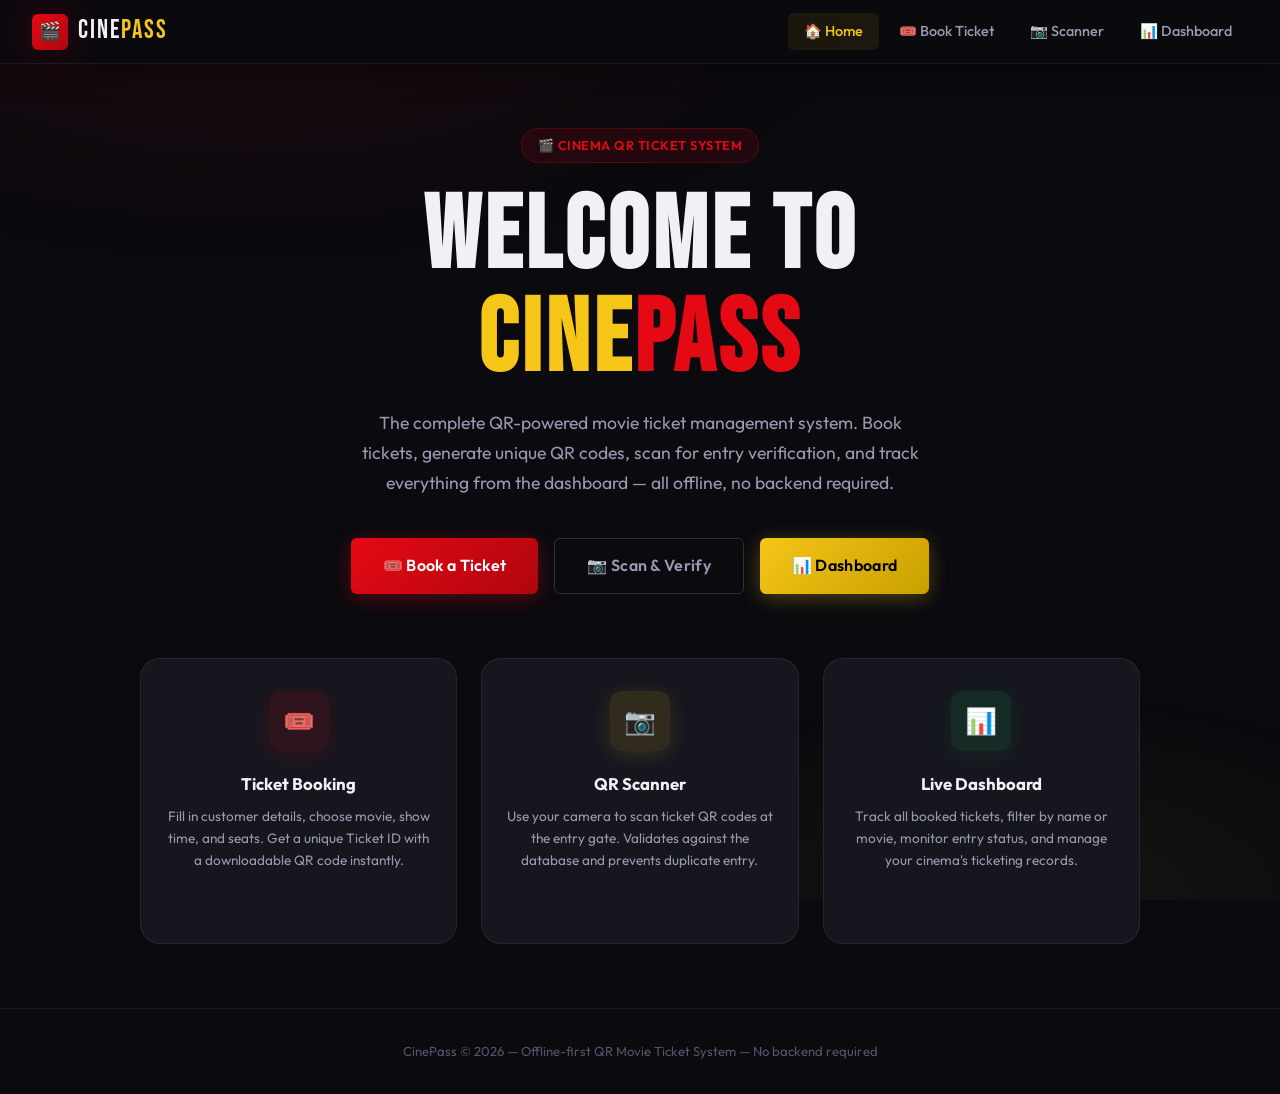
<file: index.html>
﻿<!DOCTYPE html>
<html lang="en">
<head>
  <meta charset="UTF-8"/>
  <meta name="viewport" content="width=device-width,initial-scale=1.0"/>
  <title>CinePass — QR Movie Ticket System</title>
  <meta name="description" content="CinePass: Book movie tickets, generate QR codes, scan for entry, and manage the dashboard. A fully offline cinema ticket management system."/>
  <link rel="stylesheet" href="style.css"/>
</head>
<body>
  <div id="navbar-placeholder"></div>

  <div class="hero" style="position:relative;z-index:1;">
    <div class="hero-badge">🎬 Cinema QR Ticket System</div>
    <h1>
      WELCOME TO<br>
      <span class="accent">CINE</span><span class="red">PASS</span>
    </h1>
    <p>
      The complete QR-powered movie ticket management system. Book tickets, generate unique QR codes, scan for entry verification, and track everything from the dashboard — all offline, no backend required.
    </p>
    <div class="hero-actions">
      <a href="booking.html" class="btn btn-primary btn-lg">🎟️ Book a Ticket</a>
      <a href="scanner.html" class="btn btn-outline btn-lg">📷 Scan &amp; Verify</a>
      <a href="dashboard.html" class="btn btn-gold btn-lg">📊 Dashboard</a>
    </div>

    <div class="feature-cards">
      <a href="booking.html" class="feature-card">
        <div class="feature-card-icon red">🎟️</div>
        <h3>Ticket Booking</h3>
        <p>Fill in customer details, choose movie, show time, and seats. Get a unique Ticket ID with a downloadable QR code instantly.</p>
      </a>
      <a href="scanner.html" class="feature-card">
        <div class="feature-card-icon gold">📷</div>
        <h3>QR Scanner</h3>
        <p>Use your camera to scan ticket QR codes at the entry gate. Validates against the database and prevents duplicate entry.</p>
      </a>
      <a href="dashboard.html" class="feature-card">
        <div class="feature-card-icon green">📊</div>
        <h3>Live Dashboard</h3>
        <p>Track all booked tickets, filter by name or movie, monitor entry status, and manage your cinema's ticketing records.</p>
      </a>
    </div>
  </div>

  <!-- Footer -->
  <footer style="position:relative;z-index:1;text-align:center;padding:2rem;border-top:1px solid var(--border-subtle);color:var(--text-muted);font-size:0.82rem;">
    CinePass &copy; 2026 &mdash; Offline-first QR Movie Ticket System &mdash; No backend required
  </footer>

  <script src="script.js"></script>
</body>
</html>
</file>
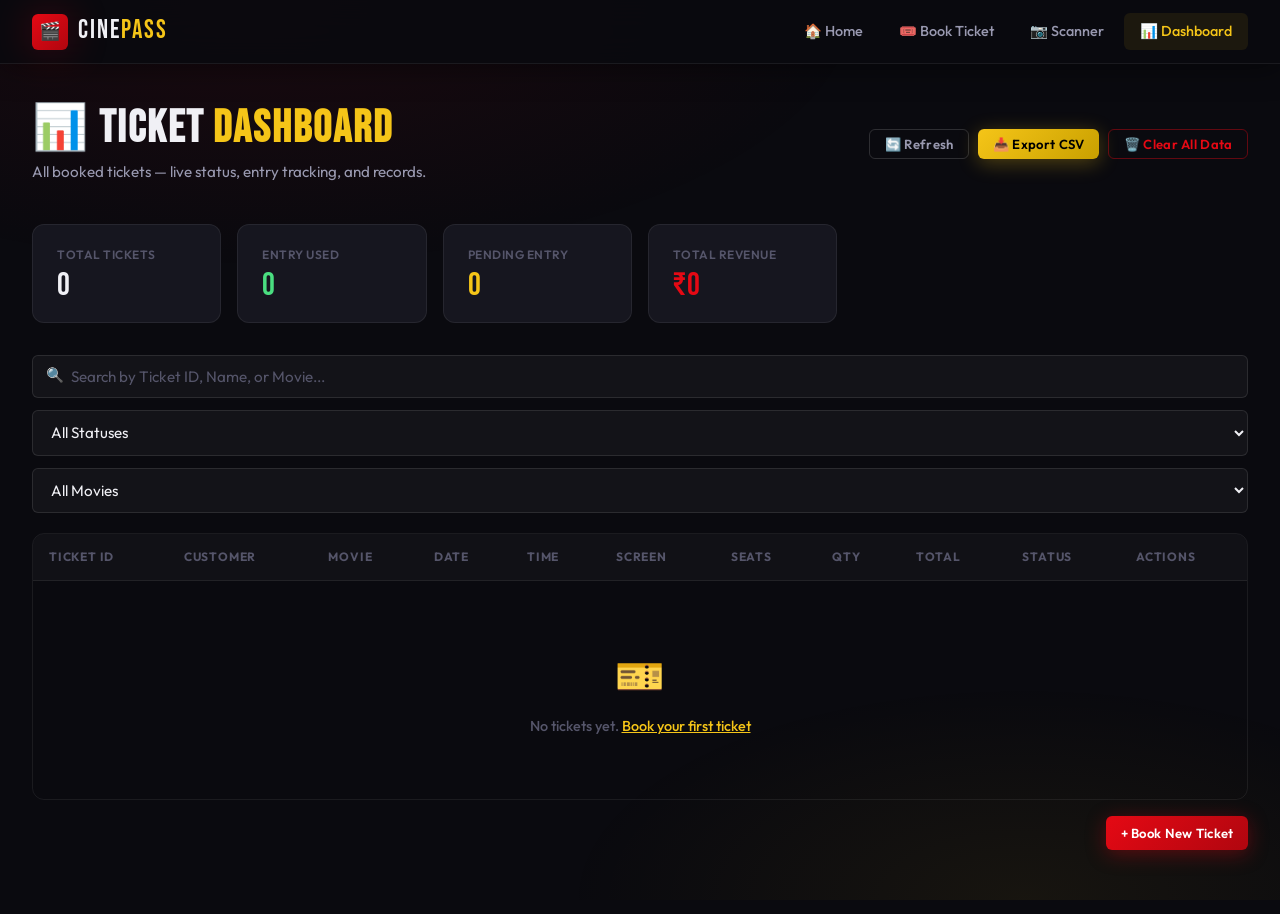
<file: dashboard.html>
﻿<!DOCTYPE html>
<html lang="en">
<head>
  <meta charset="UTF-8"/>
  <meta name="viewport" content="width=device-width,initial-scale=1.0"/>
  <title>Dashboard — CinePass</title>
  <meta name="description" content="Manage and track all movie tickets — status, entry, revenue, and filtering."/>
  <link rel="stylesheet" href="style.css"/>
  <style>
    .ticket-row-id { font-family: monospace; font-size: 0.8rem; color: var(--text-muted); }
    .action-cell { display: flex; gap: 0.4rem; flex-wrap: wrap; }
  </style>
</head>
<body>
  <div id="navbar-placeholder"></div>
  <div class="page-wrapper">
    <div class="page-header flex items-center justify-between" style="flex-wrap:wrap;gap:1rem;">
      <div>
        <h1>📊 Ticket <span>Dashboard</span></h1>
        <p>All booked tickets — live status, entry tracking, and records.</p>
      </div>
      <div style="display:flex;gap:0.6rem;flex-wrap:wrap;">
        <button class="btn btn-outline btn-sm" id="refresh-btn">🔄 Refresh</button>
        <button class="btn btn-gold btn-sm" id="export-btn">📥 Export CSV</button>
        <button class="btn btn-danger btn-sm" id="clear-all-btn">🗑️ Clear All Data</button>
      </div>
    </div>
    <div class="stats-grid">
      <div class="stat-card"><div class="stat-label">Total Tickets</div><div class="stat-value white" id="stat-total">0</div></div>
      <div class="stat-card"><div class="stat-label">Entry Used</div><div class="stat-value green" id="stat-used">0</div></div>
      <div class="stat-card"><div class="stat-label">Pending Entry</div><div class="stat-value gold" id="stat-pending">0</div></div>
      <div class="stat-card"><div class="stat-label">Total Revenue</div><div class="stat-value red" id="stat-revenue">Rs.0</div></div>
    </div>
    <div class="filter-bar">
      <div class="search-wrapper">
        <span class="search-icon">🔍</span>
        <input type="text" id="search-input" placeholder="Search by Ticket ID, Name, or Movie..." autocomplete="off"/>
      </div>
      <select id="status-filter" style="min-width:160px;">
        <option value="">All Statuses</option>
        <option value="unused">Pending Entry</option>
        <option value="used">Used (Entered)</option>
      </select>
      <select id="movie-filter" style="min-width:160px;">
        <option value="">All Movies</option>
      </select>
    </div>
    <div class="table-wrapper">
      <table id="tickets-table">
        <thead>
          <tr>
            <th>Ticket ID</th><th>Customer</th><th>Movie</th><th>Date</th>
            <th>Time</th><th>Screen</th><th>Seats</th><th>Qty</th>
            <th>Total</th><th>Status</th><th>Actions</th>
          </tr>
        </thead>
        <tbody id="tickets-tbody">
          <tr><td colspan="11"><div class="table-empty"><div class="empty-icon">🎫</div><p>No tickets yet. <a href="booking.html" style="color:var(--gold-primary);">Book your first ticket</a></p></div></td></tr>
        </tbody>
      </table>
    </div>
    <div style="margin-top:1rem;display:flex;align-items:center;justify-content:space-between;flex-wrap:wrap;gap:0.5rem;">
      <div id="table-info" style="font-size:0.82rem;color:var(--text-muted);"></div>
      <a href="booking.html" class="btn btn-primary btn-sm">+ Book New Ticket</a>
    </div>
  </div>
  <div class="modal-overlay" id="detail-modal">
    <div class="modal" style="max-width:600px;">
      <div class="modal-header">
        <span class="modal-title">🎫 Ticket Details</span>
        <button class="modal-close" id="detail-modal-close">X</button>
      </div>
      <div id="detail-modal-body"></div>
      <div class="divider"></div>
      <div style="display:flex;gap:0.6rem;justify-content:flex-end;flex-wrap:wrap;" id="detail-modal-actions"></div>
    </div>
  </div>
  <script src="script.js"></script>
  <script src="dashboard_logic.js"></script>
</body>
</html>
</file>
<file: style.css>
﻿/* CinePass - Shared Stylesheet | Cinema Dark Theme: Black/Red/Gold */
@import url('https://fonts.googleapis.com/css2?family=Outfit:wght@300;400;500;600;700;800&family=Bebas+Neue&display=swap');

:root {
  --bg-primary:#0a0a0f;--bg-secondary:#111118;--bg-card:#16161f;--bg-card-hover:#1e1e2a;
  --red-primary:#e50914;--red-dark:#b0060f;--red-glow:rgba(229,9,20,0.35);
  --gold-primary:#f5c518;--gold-dark:#c9a000;--gold-glow:rgba(245,197,24,0.3);
  --text-primary:#f0f0f5;--text-secondary:#9999b0;--text-muted:#55556a;
  --border-subtle:rgba(255,255,255,0.07);--border-accent:rgba(245,197,24,0.25);
  --radius-sm:6px;--radius-md:12px;--radius-lg:20px;--radius-xl:28px;
  --shadow-card:0 4px 32px rgba(0,0,0,0.55);
  --shadow-glow-red:0 0 40px rgba(229,9,20,0.25);--shadow-glow-gold:0 0 40px rgba(245,197,24,0.2);
  --transition:0.22s cubic-bezier(0.4,0,0.2,1);
}
*,*::before,*::after{box-sizing:border-box;margin:0;padding:0;}
html{scroll-behavior:smooth;}
body{font-family:'Outfit',system-ui,sans-serif;background:var(--bg-primary);color:var(--text-primary);min-height:100vh;line-height:1.6;overflow-x:hidden;}
body::before{content:'';position:fixed;inset:0;background-image:radial-gradient(ellipse 80% 50% at 20% 0%,rgba(229,9,20,0.08) 0%,transparent 60%),radial-gradient(ellipse 60% 40% at 80% 100%,rgba(245,197,24,0.06) 0%,transparent 60%);pointer-events:none;z-index:0;}
::-webkit-scrollbar{width:6px;}::-webkit-scrollbar-track{background:var(--bg-secondary);}::-webkit-scrollbar-thumb{background:var(--red-primary);border-radius:3px;}

/* NAVBAR */
.navbar{position:sticky;top:0;z-index:1000;display:flex;align-items:center;justify-content:space-between;padding:0 2rem;height:64px;background:rgba(10,10,15,0.88);backdrop-filter:blur(20px);border-bottom:1px solid var(--border-subtle);box-shadow:0 2px 30px rgba(0,0,0,0.5);}
.navbar-brand{display:flex;align-items:center;gap:0.6rem;text-decoration:none;}
.navbar-brand .logo-icon{width:36px;height:36px;background:linear-gradient(135deg,var(--red-primary),var(--red-dark));border-radius:var(--radius-sm);display:flex;align-items:center;justify-content:center;font-size:1.1rem;box-shadow:var(--shadow-glow-red);}
.navbar-brand .brand-name{font-family:'Bebas Neue',sans-serif;font-size:1.6rem;letter-spacing:2px;color:var(--text-primary);}
.navbar-brand .brand-name span{color:var(--gold-primary);}
.navbar-nav{display:flex;align-items:center;gap:0.25rem;list-style:none;}
.navbar-nav a{display:flex;align-items:center;gap:0.4rem;padding:0.45rem 1rem;border-radius:var(--radius-sm);text-decoration:none;color:var(--text-secondary);font-weight:500;font-size:0.9rem;transition:color var(--transition),background var(--transition);}
.navbar-nav a:hover,.navbar-nav a.active{color:var(--text-primary);background:rgba(255,255,255,0.06);}
.navbar-nav a.active{color:var(--gold-primary);background:rgba(245,197,24,0.08);}
.hamburger{display:none;flex-direction:column;gap:5px;cursor:pointer;padding:4px;background:none;border:none;}
.hamburger span{display:block;width:24px;height:2px;background:var(--text-primary);border-radius:2px;transition:var(--transition);}

/* PAGE */
.page-wrapper{position:relative;z-index:1;max-width:1280px;margin:0 auto;padding:2.5rem 2rem 4rem;}
.page-header{margin-bottom:2.5rem;}
.page-header h1{font-family:'Bebas Neue',sans-serif;font-size:clamp(1.8rem,4vw,2.8rem);letter-spacing:2px;line-height:1.1;margin-bottom:0.4rem;}
.page-header h1 span{color:var(--gold-primary);}
.page-header p{color:var(--text-secondary);font-size:0.95rem;}

/* CARDS */
.card{background:var(--bg-card);border:1px solid var(--border-subtle);border-radius:var(--radius-lg);padding:2rem;box-shadow:var(--shadow-card);transition:border-color var(--transition),box-shadow var(--transition);}
.card:hover{border-color:var(--border-accent);}
.card-title{font-size:1.05rem;font-weight:700;margin-bottom:1.5rem;display:flex;align-items:center;gap:0.5rem;}

/* FORMS */
.form-grid{display:grid;grid-template-columns:repeat(auto-fill,minmax(280px,1fr));gap:1.25rem;}
.form-group{display:flex;flex-direction:column;gap:0.45rem;}
.form-group.span-2{grid-column:span 2;}
.form-group.span-full{grid-column:1/-1;}
label{font-size:0.8rem;font-weight:600;letter-spacing:0.5px;text-transform:uppercase;color:var(--text-secondary);}
label .required{color:var(--red-primary);margin-left:2px;}
input[type="text"],input[type="email"],input[type="tel"],input[type="number"],input[type="date"],input[type="time"],select,textarea{background:rgba(255,255,255,0.04);border:1px solid rgba(255,255,255,0.1);border-radius:var(--radius-sm);padding:0.7rem 0.9rem;color:var(--text-primary);font-family:'Outfit',sans-serif;font-size:0.95rem;width:100%;outline:none;transition:border-color var(--transition),box-shadow var(--transition),background var(--transition);}
input:focus,select:focus,textarea:focus{border-color:var(--gold-primary);background:rgba(245,197,24,0.04);box-shadow:0 0 0 3px rgba(245,197,24,0.12);}
input::placeholder,textarea::placeholder{color:var(--text-muted);}
select option{background:var(--bg-card);color:var(--text-primary);}
.input-hint{font-size:0.75rem;color:var(--text-muted);}
.price-display{display:flex;align-items:center;gap:0.5rem;background:rgba(245,197,24,0.06);border:1px solid rgba(245,197,24,0.2);border-radius:var(--radius-sm);padding:0.7rem 0.9rem;font-size:1.1rem;font-weight:700;color:var(--gold-primary);}

/* BUTTONS */
.btn{display:inline-flex;align-items:center;justify-content:center;gap:0.45rem;padding:0.7rem 1.5rem;border-radius:var(--radius-sm);font-family:'Outfit',sans-serif;font-weight:600;font-size:0.9rem;cursor:pointer;border:none;transition:all var(--transition);text-decoration:none;letter-spacing:0.3px;white-space:nowrap;}
.btn-primary{background:linear-gradient(135deg,var(--red-primary),var(--red-dark));color:#fff;box-shadow:0 4px 20px rgba(229,9,20,0.35);}
.btn-primary:hover{transform:translateY(-2px);box-shadow:0 8px 30px rgba(229,9,20,0.5);}
.btn-gold{background:linear-gradient(135deg,var(--gold-primary),var(--gold-dark));color:#000;box-shadow:0 4px 20px rgba(245,197,24,0.3);}
.btn-gold:hover{transform:translateY(-2px);box-shadow:0 8px 30px rgba(245,197,24,0.45);}
.btn-outline{background:transparent;border:1px solid rgba(255,255,255,0.15);color:var(--text-secondary);}
.btn-outline:hover{border-color:rgba(255,255,255,0.35);color:var(--text-primary);background:rgba(255,255,255,0.04);}
.btn-danger{background:transparent;border:1px solid rgba(229,9,20,0.4);color:var(--red-primary);}
.btn-danger:hover{background:rgba(229,9,20,0.1);border-color:var(--red-primary);}
.btn-sm{padding:0.4rem 0.9rem;font-size:0.82rem;}
.btn-lg{padding:0.9rem 2rem;font-size:1rem;}
.btn-full{width:100%;}
.btn:disabled{opacity:0.45;cursor:not-allowed;transform:none!important;}

/* BADGES */
.badge{display:inline-flex;align-items:center;gap:0.3rem;padding:0.25rem 0.65rem;border-radius:999px;font-size:0.75rem;font-weight:600;letter-spacing:0.3px;}
.badge-success{background:rgba(34,197,94,0.12);color:#4ade80;border:1px solid rgba(34,197,94,0.25);}
.badge-danger{background:rgba(229,9,20,0.12);color:#f87171;border:1px solid rgba(229,9,20,0.25);}
.badge-warning{background:rgba(245,197,24,0.12);color:var(--gold-primary);border:1px solid rgba(245,197,24,0.25);}
.badge-muted{background:rgba(255,255,255,0.06);color:var(--text-secondary);border:1px solid var(--border-subtle);}

/* TABLE */
.table-wrapper{overflow-x:auto;border-radius:var(--radius-md);border:1px solid var(--border-subtle);}
table{width:100%;border-collapse:collapse;font-size:0.88rem;}
thead th{padding:0.85rem 1rem;text-align:left;font-size:0.75rem;font-weight:700;letter-spacing:0.8px;text-transform:uppercase;color:var(--text-muted);background:rgba(255,255,255,0.03);border-bottom:1px solid var(--border-subtle);white-space:nowrap;}
tbody tr{border-bottom:1px solid var(--border-subtle);transition:background var(--transition);}
tbody tr:last-child{border-bottom:none;}
tbody tr:hover{background:rgba(255,255,255,0.03);}
tbody td{padding:0.85rem 1rem;color:var(--text-secondary);vertical-align:middle;}
tbody td:first-child{color:var(--text-primary);font-weight:500;}
.table-empty{text-align:center;padding:3rem 1rem;color:var(--text-muted);}
.table-empty .empty-icon{font-size:2.5rem;margin-bottom:0.5rem;}
.table-empty p{font-size:0.9rem;}

/* TOAST */
#toast-container{position:fixed;bottom:1.5rem;right:1.5rem;z-index:9999;display:flex;flex-direction:column;gap:0.6rem;}
.toast{display:flex;align-items:center;gap:0.7rem;padding:0.85rem 1.2rem;border-radius:var(--radius-md);background:var(--bg-card);border:1px solid var(--border-subtle);box-shadow:0 8px 32px rgba(0,0,0,0.5);font-size:0.88rem;font-weight:500;min-width:240px;max-width:380px;animation:slideInRight 0.3s ease forwards;}
.toast.hide{animation:slideOutRight 0.3s ease forwards;}
.toast-success{border-left:3px solid #4ade80;}
.toast-error{border-left:3px solid var(--red-primary);}
.toast-info{border-left:3px solid var(--gold-primary);}
@keyframes slideInRight{from{opacity:0;transform:translateX(40px);}to{opacity:1;transform:translateX(0);}}
@keyframes slideOutRight{from{opacity:1;transform:translateX(0);}to{opacity:0;transform:translateX(40px);}}

/* MODAL */
.modal-overlay{position:fixed;inset:0;background:rgba(0,0,0,0.75);backdrop-filter:blur(8px);z-index:5000;display:flex;align-items:center;justify-content:center;padding:1rem;opacity:0;visibility:hidden;transition:opacity 0.25s ease,visibility 0.25s ease;}
.modal-overlay.open{opacity:1;visibility:visible;}
.modal{background:var(--bg-card);border:1px solid var(--border-subtle);border-radius:var(--radius-xl);padding:2rem;max-width:540px;width:100%;box-shadow:0 24px 80px rgba(0,0,0,0.6);transform:scale(0.92) translateY(16px);transition:transform 0.25s cubic-bezier(0.34,1.56,0.64,1);}
.modal-overlay.open .modal{transform:scale(1) translateY(0);}
.modal-header{display:flex;align-items:center;justify-content:space-between;margin-bottom:1.5rem;}
.modal-title{font-size:1.15rem;font-weight:700;}
.modal-close{width:32px;height:32px;display:flex;align-items:center;justify-content:center;border-radius:var(--radius-sm);background:rgba(255,255,255,0.06);border:none;color:var(--text-secondary);cursor:pointer;font-size:1.1rem;transition:background var(--transition),color var(--transition);}
.modal-close:hover{background:rgba(229,9,20,0.12);color:var(--red-primary);}

/* QR */
.qr-container{display:flex;flex-direction:column;align-items:center;gap:1.2rem;padding:2rem;background:rgba(255,255,255,0.02);border:1px dashed var(--border-accent);border-radius:var(--radius-lg);}
.qr-canvas-wrapper{padding:1rem;background:#fff;border-radius:var(--radius-md);box-shadow:0 8px 40px rgba(245,197,24,0.2);display:inline-block;}
.qr-canvas-wrapper canvas,.qr-canvas-wrapper img{display:block;border-radius:4px;}
.qr-ticket-id{font-family:'Bebas Neue',monospace;font-size:1.05rem;letter-spacing:2px;color:var(--gold-primary);}

/* SCAN RESULT */
.scan-result-card{border-radius:var(--radius-lg);overflow:hidden;box-shadow:var(--shadow-card);animation:fadeSlideUp 0.4s ease forwards;}
@keyframes fadeSlideUp{from{opacity:0;transform:translateY(20px);}to{opacity:1;transform:translateY(0);}}
.scan-result-header{padding:1.5rem 2rem;display:flex;align-items:center;gap:1rem;}
.scan-result-header.valid{background:linear-gradient(135deg,rgba(34,197,94,0.15),rgba(34,197,94,0.05));border-bottom:1px solid rgba(34,197,94,0.2);}
.scan-result-header.invalid{background:linear-gradient(135deg,rgba(229,9,20,0.15),rgba(229,9,20,0.05));border-bottom:1px solid rgba(229,9,20,0.2);}
.scan-result-header.used{background:linear-gradient(135deg,rgba(245,197,24,0.15),rgba(245,197,24,0.05));border-bottom:1px solid rgba(245,197,24,0.2);}
.scan-result-icon{font-size:2.2rem;line-height:1;}
.scan-result-status{font-size:1.1rem;font-weight:700;}
.scan-result-sub{font-size:0.85rem;color:var(--text-secondary);margin-top:0.1rem;}
.scan-result-body{background:var(--bg-card);padding:1.5rem 2rem;border:1px solid var(--border-subtle);border-top:none;border-radius:0 0 var(--radius-lg) var(--radius-lg);}
.ticket-detail-grid{display:grid;grid-template-columns:repeat(auto-fill,minmax(180px,1fr));gap:1rem;}
.ticket-detail-item{display:flex;flex-direction:column;gap:0.2rem;}
.ticket-detail-label{font-size:0.72rem;font-weight:600;letter-spacing:0.5px;text-transform:uppercase;color:var(--text-muted);}
.ticket-detail-value{font-size:0.92rem;font-weight:500;color:var(--text-primary);}

/* SCANNER */
.scanner-box{background:#000;border-radius:var(--radius-lg);overflow:hidden;position:relative;border:2px solid var(--border-subtle);min-height:320px;display:flex;align-items:center;justify-content:center;}
.scanner-box #reader{width:100%!important;}
.scanner-box #reader video{width:100%!important;border-radius:var(--radius-md);}
#reader__scan_region{border:none!important;}
#reader__dashboard_section_csr{display:none!important;}
#reader__dashboard_section_swaplink{display:none!important;}
.scan-corner{position:absolute;width:180px;height:180px;border:3px solid var(--red-primary);box-shadow:0 0 20px var(--red-glow);}
@keyframes scanLine{0%{transform:translateY(-80px);opacity:0.9;}50%{opacity:0.6;}100%{transform:translateY(80px);opacity:0.9;}}
.scan-line{position:absolute;width:160px;height:2px;background:linear-gradient(90deg,transparent,var(--red-primary),transparent);box-shadow:0 0 8px var(--red-primary);animation:scanLine 2s ease-in-out infinite alternate;}

/* STATS */
.stats-grid{display:grid;grid-template-columns:repeat(auto-fill,minmax(180px,1fr));gap:1rem;margin-bottom:2rem;}
.stat-card{background:var(--bg-card);border:1px solid var(--border-subtle);border-radius:var(--radius-md);padding:1.25rem 1.5rem;display:flex;flex-direction:column;gap:0.35rem;transition:border-color var(--transition),transform var(--transition);}
.stat-card:hover{border-color:var(--border-accent);transform:translateY(-2px);}
.stat-label{font-size:0.75rem;font-weight:600;letter-spacing:0.5px;text-transform:uppercase;color:var(--text-muted);}
.stat-value{font-family:'Bebas Neue',sans-serif;font-size:2rem;letter-spacing:1px;line-height:1;}
.stat-value.red{color:var(--red-primary);}.stat-value.gold{color:var(--gold-primary);}.stat-value.green{color:#4ade80;}.stat-value.white{color:var(--text-primary);}

/* FILTER */
.filter-bar{display:flex;align-items:center;gap:0.75rem;flex-wrap:wrap;margin-bottom:1.25rem;}
.search-wrapper{flex:1;min-width:220px;position:relative;}
.search-wrapper .search-icon{position:absolute;left:0.85rem;top:50%;transform:translateY(-50%);color:var(--text-muted);font-size:0.9rem;pointer-events:none;}
.search-wrapper input{padding-left:2.4rem;}

/* HERO */
.hero{min-height:calc(100vh - 64px);display:flex;flex-direction:column;align-items:center;justify-content:center;text-align:center;padding:4rem 2rem;}
.hero-badge{display:inline-flex;align-items:center;gap:0.5rem;padding:0.4rem 1rem;background:rgba(229,9,20,0.1);border:1px solid rgba(229,9,20,0.25);border-radius:999px;font-size:0.8rem;font-weight:600;color:var(--red-primary);letter-spacing:0.5px;margin-bottom:1.5rem;text-transform:uppercase;}
.hero h1{font-family:'Bebas Neue',sans-serif;font-size:clamp(3rem,8vw,7rem);letter-spacing:4px;line-height:1;margin-bottom:1rem;}
.hero h1 .accent{color:var(--gold-primary);}.hero h1 .red{color:var(--red-primary);}
.hero p{font-size:1.1rem;color:var(--text-secondary);max-width:560px;margin:0 auto 2.5rem;line-height:1.7;}
.hero-actions{display:flex;gap:1rem;flex-wrap:wrap;justify-content:center;}
.feature-cards{display:grid;grid-template-columns:repeat(auto-fit,minmax(250px,1fr));gap:1.5rem;max-width:1000px;width:100%;margin:4rem auto 0;}
.feature-card{background:var(--bg-card);border:1px solid var(--border-subtle);border-radius:var(--radius-lg);padding:2rem 1.5rem;text-align:center;transition:border-color var(--transition),transform var(--transition),box-shadow var(--transition);text-decoration:none;color:var(--text-primary);display:block;}
.feature-card:hover{border-color:rgba(245,197,24,0.35);transform:translateY(-6px);box-shadow:var(--shadow-glow-gold);}
.feature-card-icon{width:60px;height:60px;margin:0 auto 1.25rem;border-radius:var(--radius-md);display:flex;align-items:center;justify-content:center;font-size:1.6rem;}
.feature-card-icon.red{background:rgba(229,9,20,0.12);box-shadow:0 4px 20px rgba(229,9,20,0.15);}
.feature-card-icon.gold{background:rgba(245,197,24,0.12);box-shadow:0 4px 20px rgba(245,197,24,0.15);}
.feature-card-icon.green{background:rgba(34,197,94,0.12);box-shadow:0 4px 20px rgba(34,197,94,0.1);}
.feature-card h3{font-size:1.05rem;font-weight:700;margin-bottom:0.5rem;}
.feature-card p{font-size:0.85rem;color:var(--text-secondary);line-height:1.6;}
.divider{height:1px;background:var(--border-subtle);margin:2rem 0;}

/* UTILITY */
.flex{display:flex;}.items-center{align-items:center;}.justify-between{justify-content:space-between;}
.gap-1{gap:0.5rem;}.gap-2{gap:1rem;}.gap-3{gap:1.5rem;}
.mt-1{margin-top:0.5rem;}.mt-2{margin-top:1rem;}.mt-3{margin-top:1.5rem;}
.mb-1{margin-bottom:0.5rem;}.mb-2{margin-bottom:1rem;}.mb-3{margin-bottom:1.5rem;}
.text-center{text-align:center;}.text-gold{color:var(--gold-primary);}.text-red{color:var(--red-primary);}
.text-muted{color:var(--text-muted);}.text-secondary{color:var(--text-secondary);}
.font-mono{font-family:'Courier New',monospace;}.truncate{white-space:nowrap;overflow:hidden;text-overflow:ellipsis;}.w-full{width:100%;}
.spinner{width:20px;height:20px;border:2px solid rgba(255,255,255,0.2);border-top-color:#fff;border-radius:50%;animation:spin 0.7s linear infinite;flex-shrink:0;}
@keyframes spin{to{transform:rotate(360deg);}}
.pulse-dot{width:8px;height:8px;border-radius:50%;background:var(--red-primary);box-shadow:0 0 0 0 var(--red-glow);animation:pulse 1.5s infinite;flex-shrink:0;}
@keyframes pulse{0%{box-shadow:0 0 0 0 var(--red-glow);}70%{box-shadow:0 0 0 8px transparent;}100%{box-shadow:0 0 0 0 transparent;}}

/* RESPONSIVE */
@media(max-width:768px){
  .navbar{padding:0 1rem;}
  .navbar-nav{display:none;position:absolute;top:64px;left:0;right:0;background:rgba(10,10,15,0.97);backdrop-filter:blur(20px);flex-direction:column;padding:1rem;border-bottom:1px solid var(--border-subtle);gap:0.2rem;}
  .navbar-nav.open{display:flex;}.navbar-nav a{width:100%;padding:0.7rem 1rem;}
  .hamburger{display:flex;}.page-wrapper{padding:1.5rem 1rem 3rem;}
  .form-group.span-2{grid-column:span 1;}
  .filter-bar{flex-direction:column;}.filter-bar>*{width:100%;}
  .hero h1{font-size:clamp(2.5rem,12vw,4rem);}
  .stats-grid{grid-template-columns:repeat(2,1fr);}
  .ticket-detail-grid{grid-template-columns:repeat(2,1fr);}
}
@media(max-width:480px){
  .stats-grid{grid-template-columns:1fr 1fr;}.form-grid{grid-template-columns:1fr;}
  .feature-cards{grid-template-columns:1fr;}.hero-actions{flex-direction:column;align-items:center;}
  .hero-actions .btn{width:100%;max-width:280px;}
}
</file>
